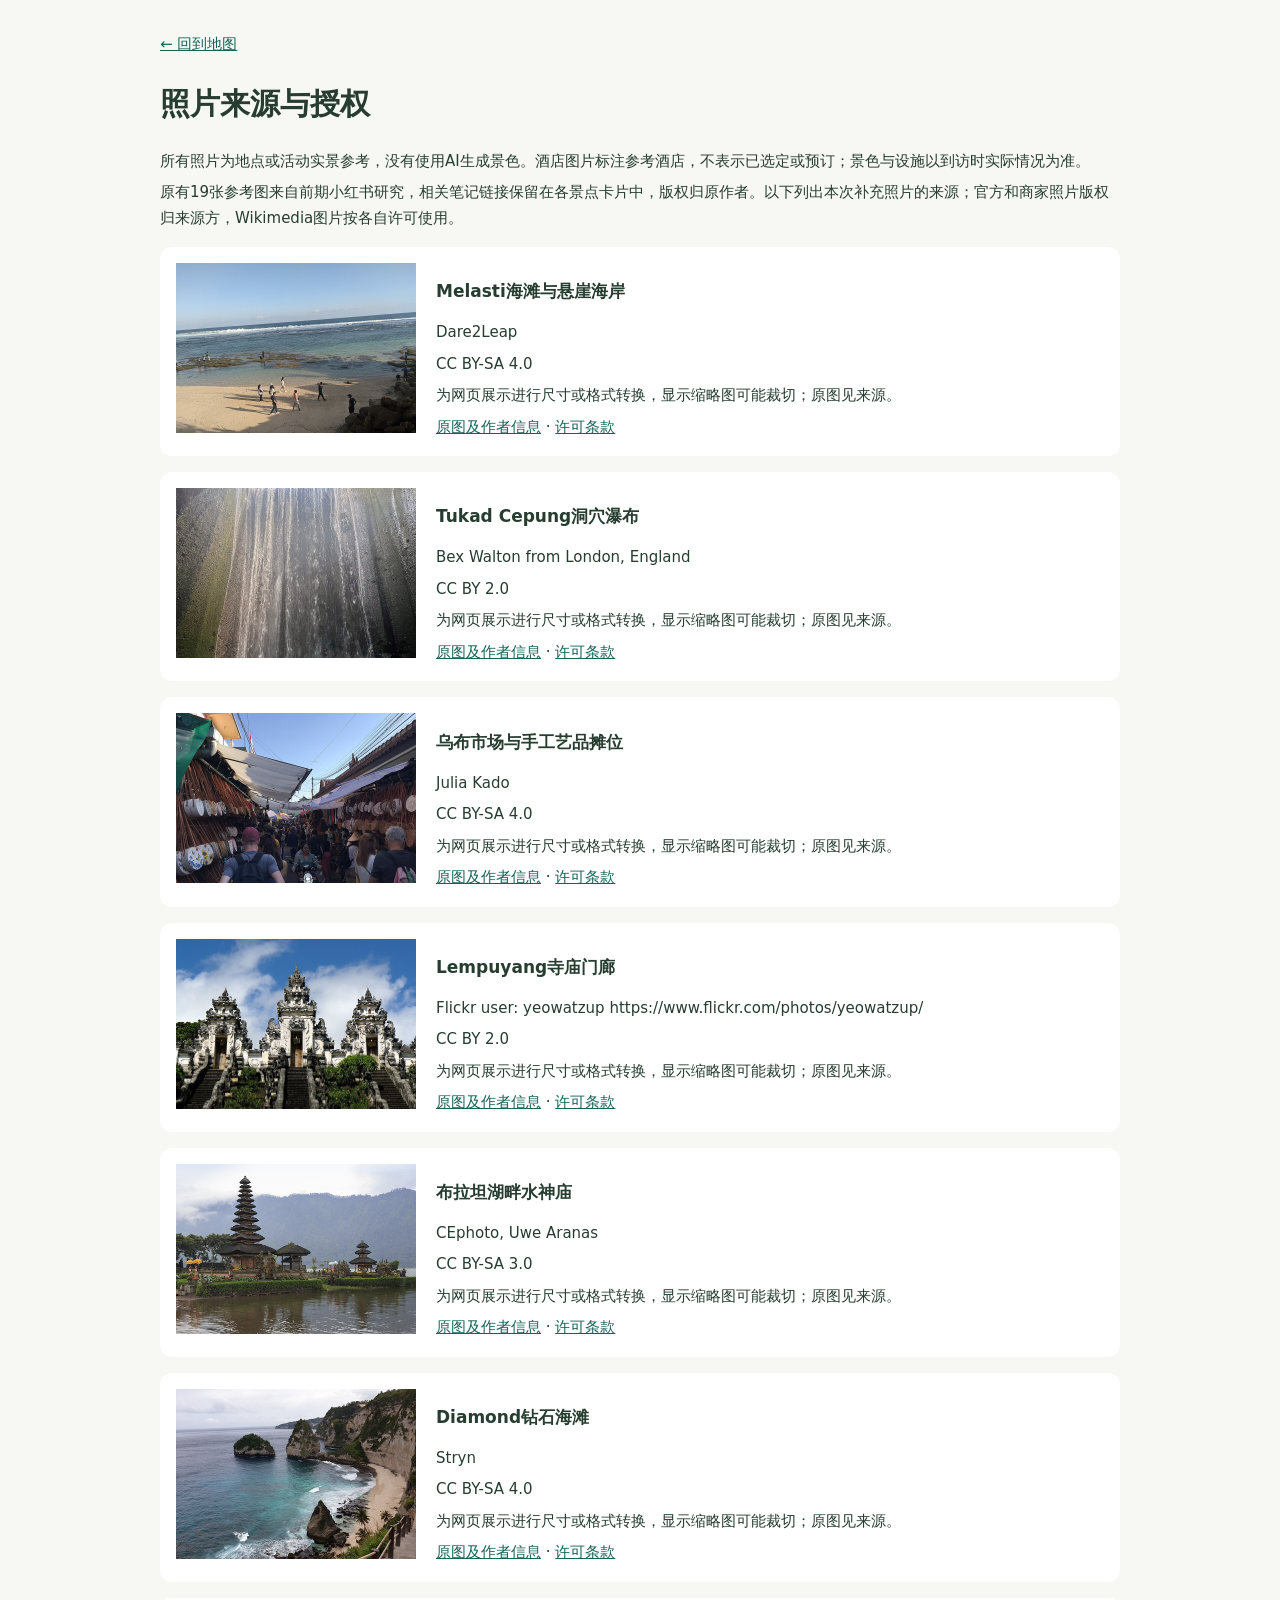
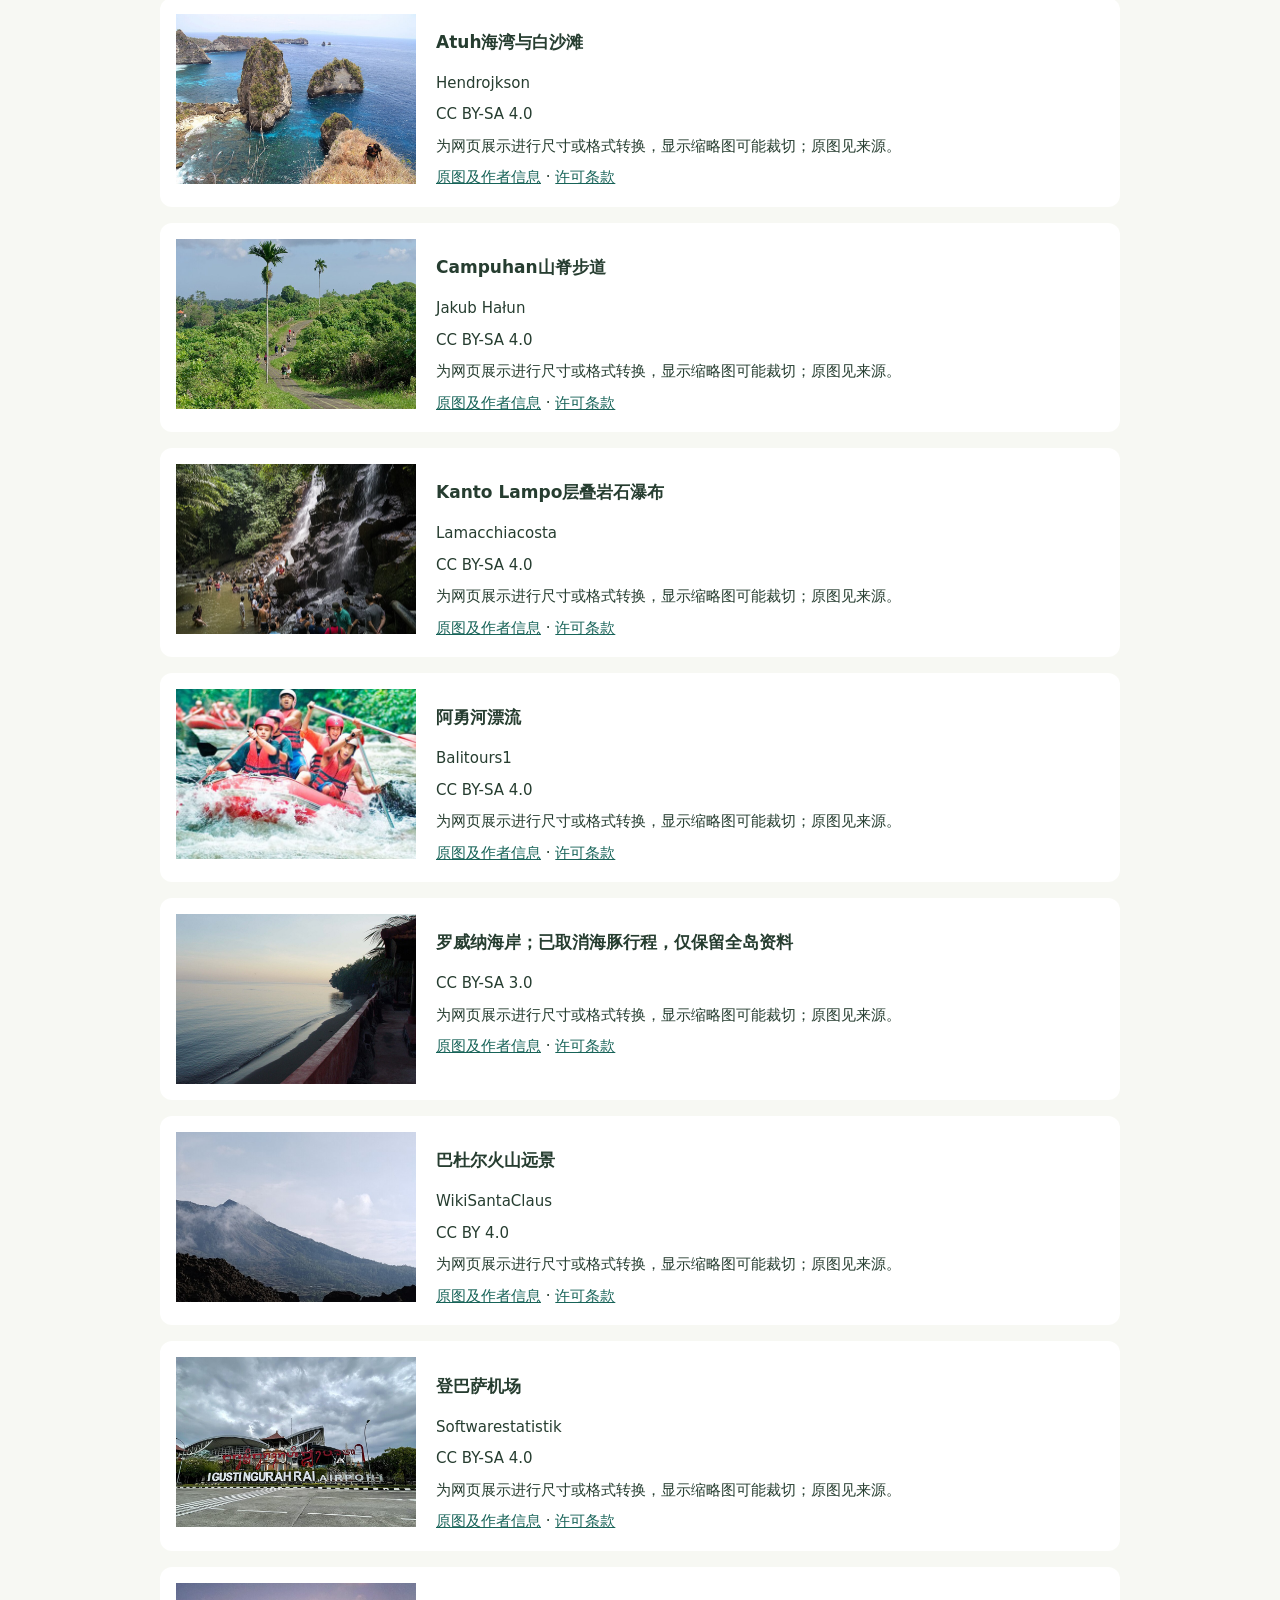
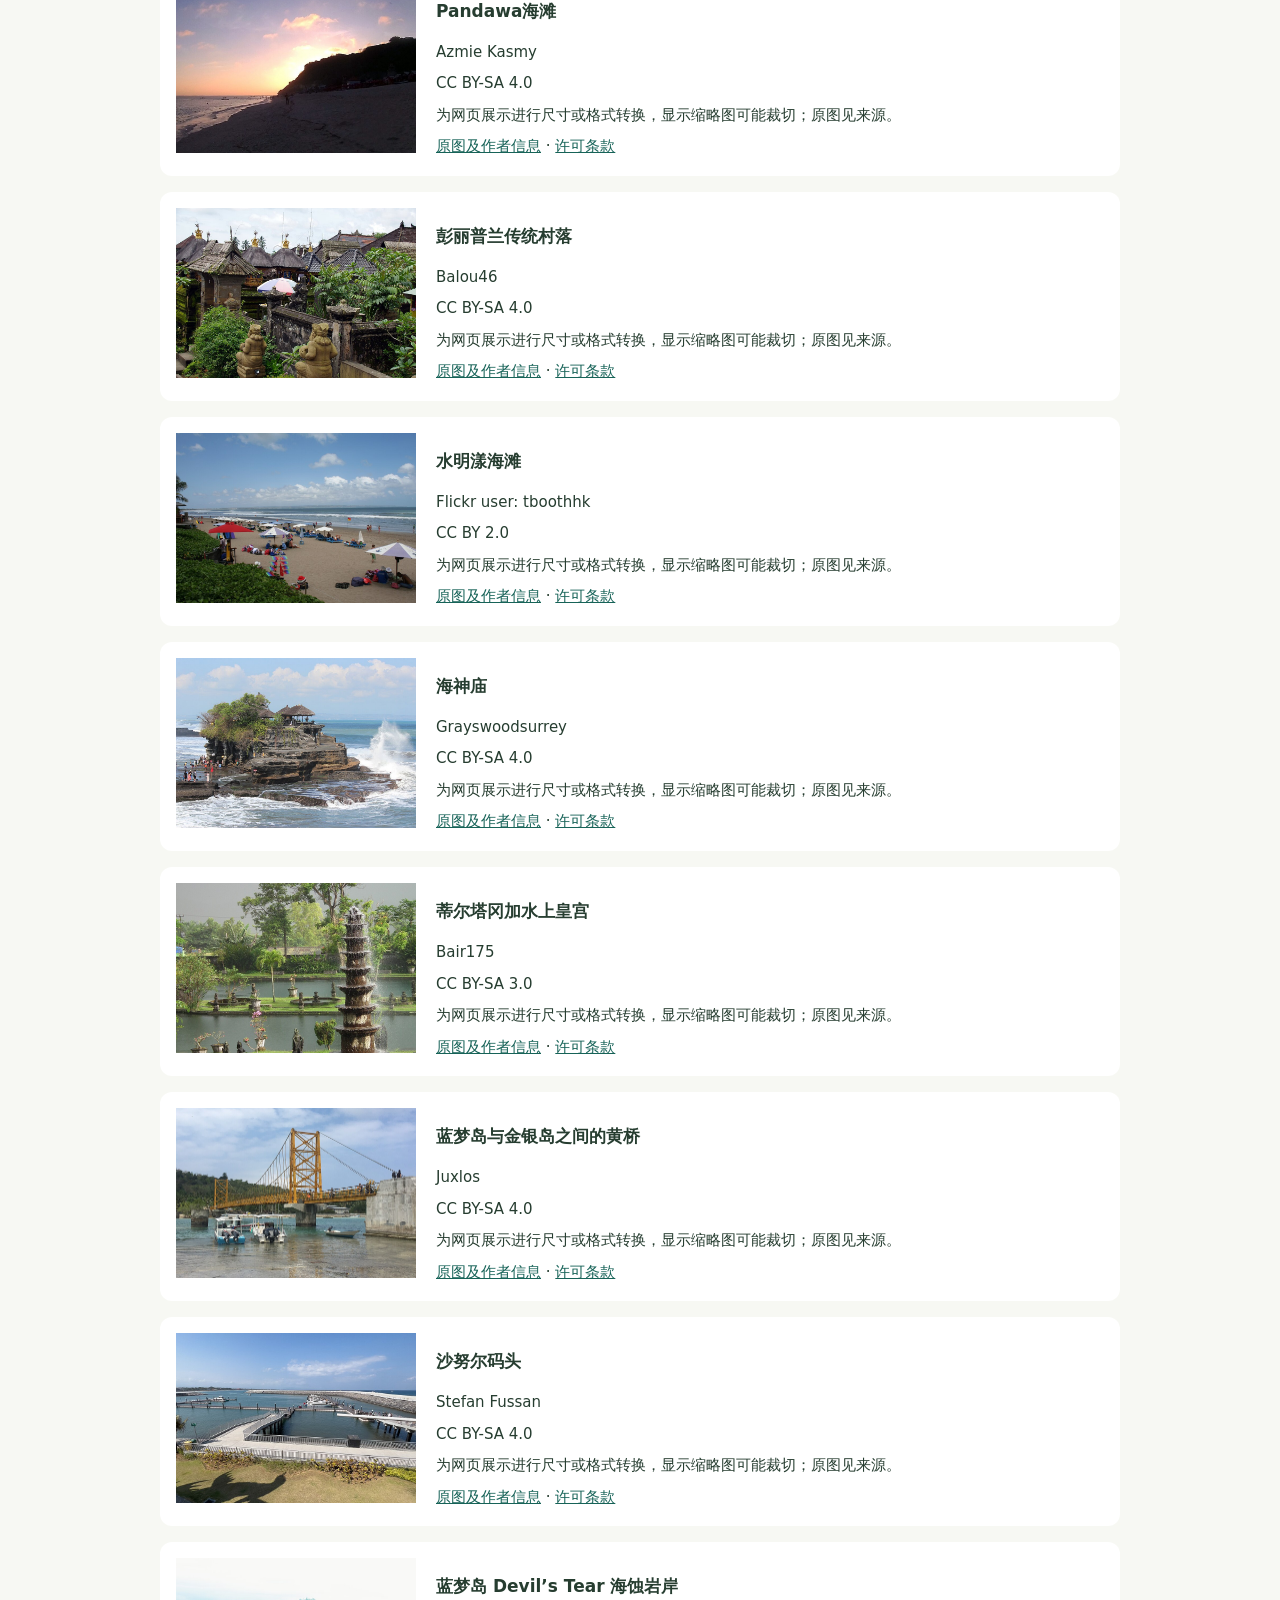
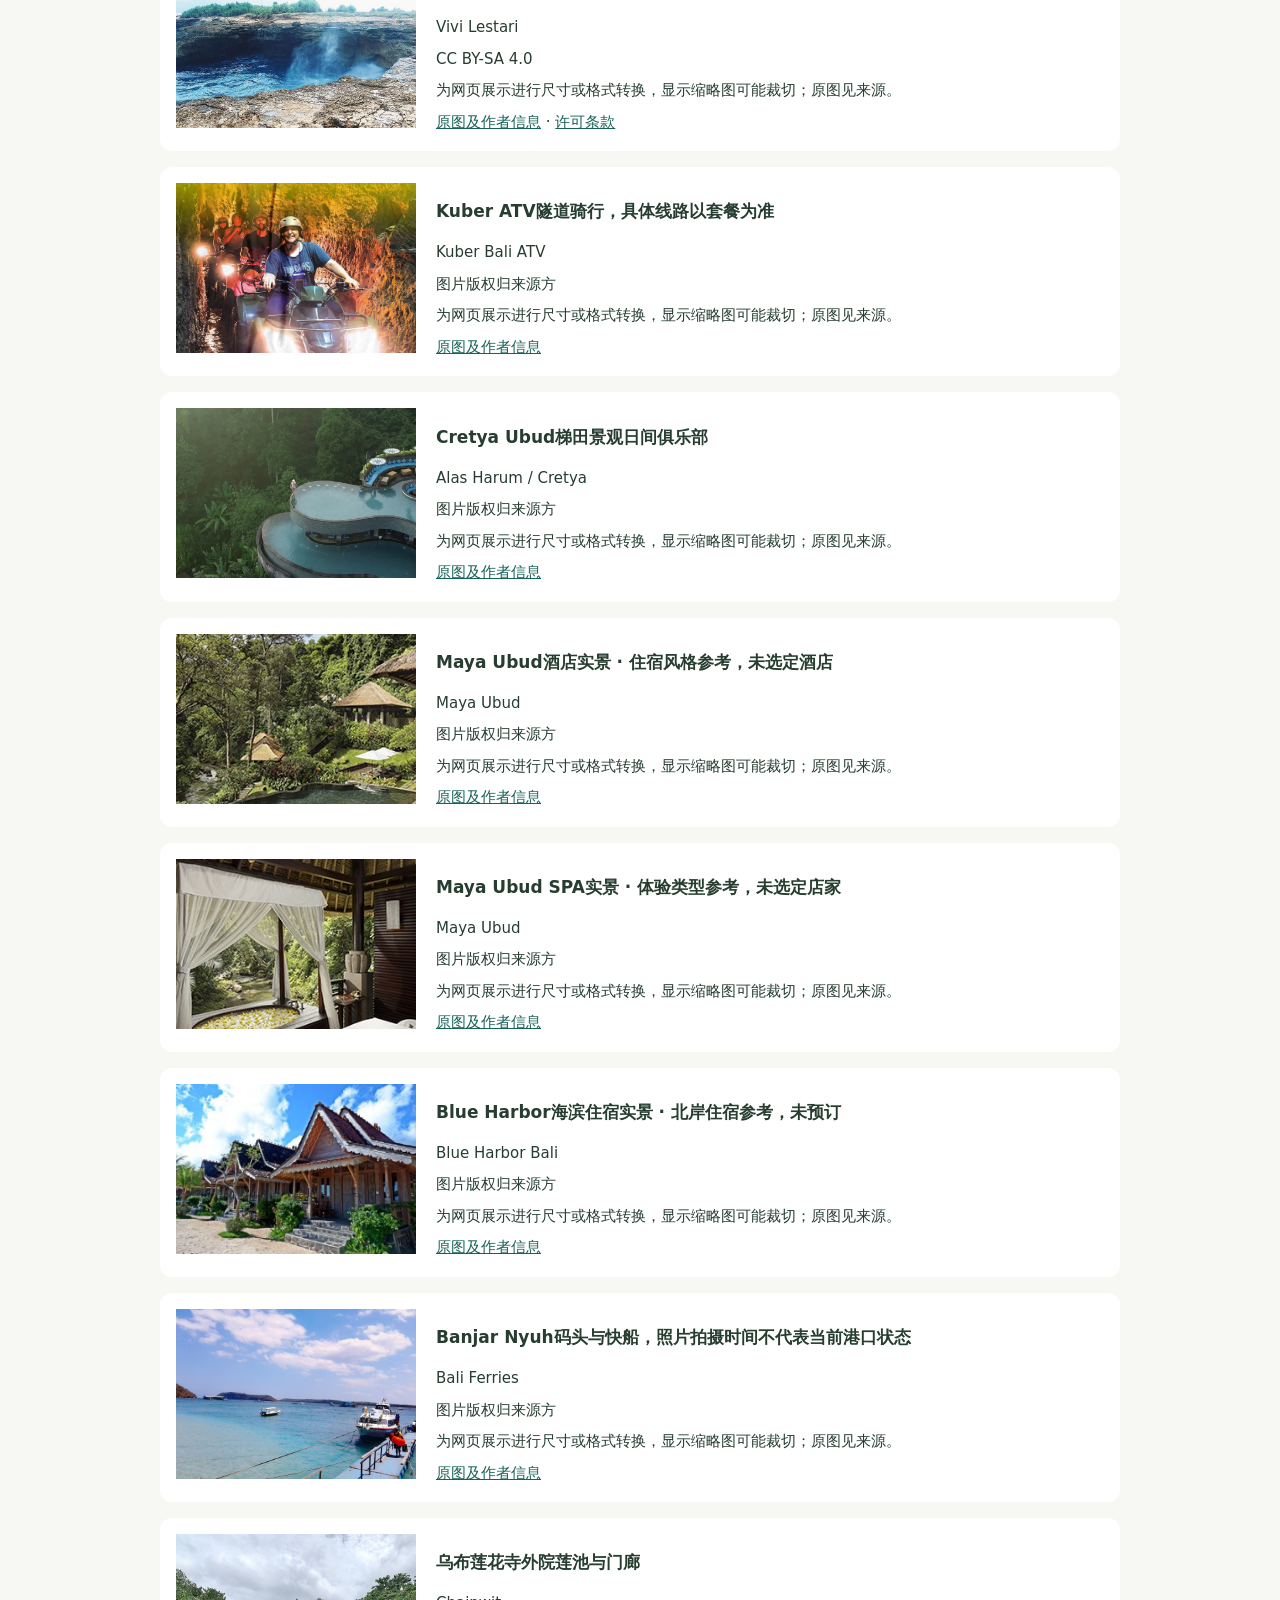
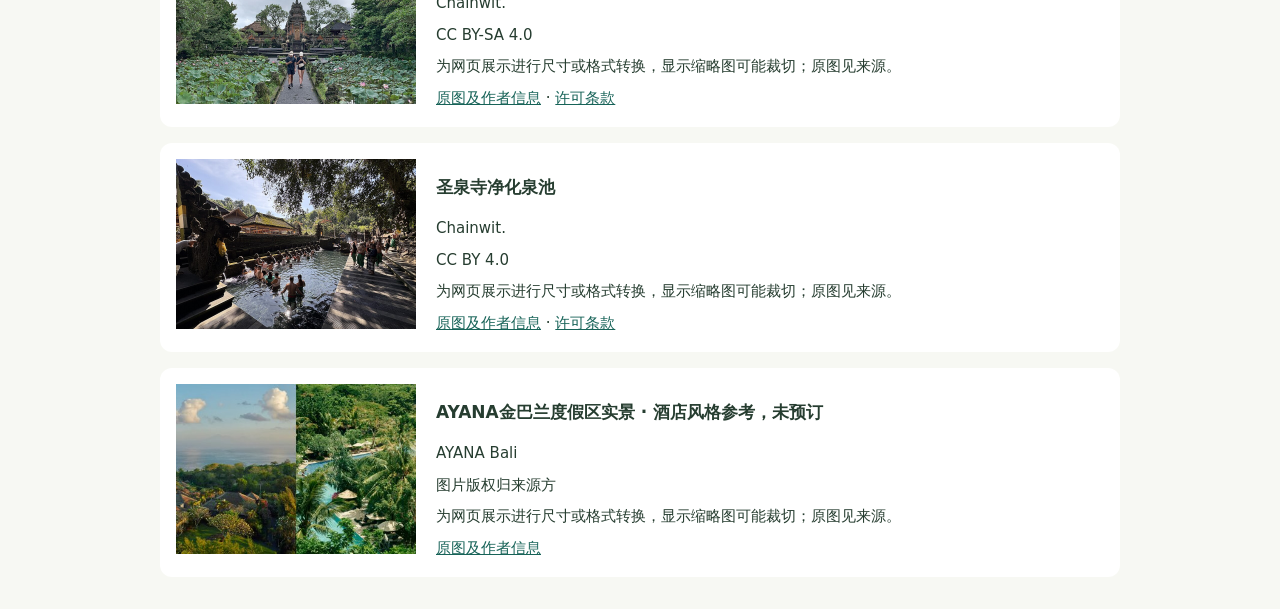
<file: photo-credits.html>
<!doctype html><html lang="zh-CN"><meta charset="utf-8"><meta name="viewport" content="width=device-width,initial-scale=1"><title>图片来源 · 巴厘岛行程</title><style>body{font:15px/1.7 system-ui;background:#f7f8f3;color:#263d30;max-width:960px;margin:32px auto;padding:0 20px}article{display:flex;gap:20px;background:white;padding:16px;margin:16px 0;border-radius:12px}img{width:240px;height:170px;object-fit:cover}h2{font-size:17px}a{color:#176358}p{margin:6px 0}@media(max-width:600px){article{display:block}img{width:100%;height:auto}}</style><body><a href="index.html">← 回到地图</a><h1>照片来源与授权</h1><p>所有照片为地点或活动实景参考，没有使用AI生成景色。酒店图片标注参考酒店，不表示已选定或预订；景色与设施以到访时实际情况为准。</p><p>原有19张参考图来自前期小红书研究，相关笔记链接保留在各景点卡片中，版权归原作者。以下列出本次补充照片的来源；官方和商家照片版权归来源方，Wikimedia图片按各自许可使用。</p><article><img loading="lazy" src="images/melasti.jpg" alt="Melasti海滩与悬崖海岸"><div><h2>Melasti海滩与悬崖海岸</h2><p>Dare2Leap</p><p>CC BY-SA 4.0</p><p>为网页展示进行尺寸或格式转换，显示缩略图可能裁切；原图见来源。</p><a href="https://commons.wikimedia.org/wiki/File:Melasti_Beach_coast.jpg">原图及作者信息</a> · <a href="https://creativecommons.org/licenses/by-sa/4.0">许可条款</a></div></article><article><img loading="lazy" src="images/tukad-cepung.jpg" alt="Tukad Cepung洞穴瀑布"><div><h2>Tukad Cepung洞穴瀑布</h2><p>Bex Walton from London, England</p><p>CC BY 2.0</p><p>为网页展示进行尺寸或格式转换，显示缩略图可能裁切；原图见来源。</p><a href="https://commons.wikimedia.org/wiki/File:Tukad_Cepung_Waterfall_(52462237566).jpg">原图及作者信息</a> · <a href="https://creativecommons.org/licenses/by/2.0">许可条款</a></div></article><article><img loading="lazy" src="images/ubud-market.jpg" alt="乌布市场与手工艺品摊位"><div><h2>乌布市场与手工艺品摊位</h2><p>Julia Kado</p><p>CC BY-SA 4.0</p><p>为网页展示进行尺寸或格式转换，显示缩略图可能裁切；原图见来源。</p><a href="https://commons.wikimedia.org/wiki/File:Ubud_Market_in_Bali.jpg">原图及作者信息</a> · <a href="https://creativecommons.org/licenses/by-sa/4.0">许可条款</a></div></article><article><img loading="lazy" src="images/lempuyang.jpg" alt="Lempuyang寺庙门廊"><div><h2>Lempuyang寺庙门廊</h2><p>Flickr user: yeowatzup  https://www.flickr.com/photos/yeowatzup/</p><p>CC BY 2.0</p><p>为网页展示进行尺寸或格式转换，显示缩略图可能裁切；原图见来源。</p><a href="https://commons.wikimedia.org/wiki/File:Bali_Pura_Lempuyang_Luhur.jpg">原图及作者信息</a> · <a href="https://creativecommons.org/licenses/by/2.0">许可条款</a></div></article><article><img loading="lazy" src="images/ulun-danu.jpg" alt="布拉坦湖畔水神庙"><div><h2>布拉坦湖畔水神庙</h2><p>CEphoto, Uwe Aranas</p><p>CC BY-SA 3.0</p><p>为网页展示进行尺寸或格式转换，显示缩略图可能裁切；原图见来源。</p><a href="https://commons.wikimedia.org/wiki/File:Brantan_Bali_Pura-Ulun-Danu-Bratan-01.jpg">原图及作者信息</a> · <a href="https://creativecommons.org/licenses/by-sa/3.0">许可条款</a></div></article><article><img loading="lazy" src="images/diamond.jpg" alt="Diamond钻石海滩"><div><h2>Diamond钻石海滩</h2><p>Stryn</p><p>CC BY-SA 4.0</p><p>为网页展示进行尺寸或格式转换，显示缩略图可能裁切；原图见来源。</p><a href="https://commons.wikimedia.org/wiki/File:Diamond_Beach_in_Nusa_Penida,_Bali.jpg">原图及作者信息</a> · <a href="https://creativecommons.org/licenses/by-sa/4.0">许可条款</a></div></article><article><img loading="lazy" src="images/atuh.jpg" alt="Atuh海湾与白沙滩"><div><h2>Atuh海湾与白沙滩</h2><p>Hendrojkson</p><p>CC BY-SA 4.0</p><p>为网页展示进行尺寸或格式转换，显示缩略图可能裁切；原图见来源。</p><a href="https://commons.wikimedia.org/wiki/File:Atuh_Beach,_Nusa_Penida_Bali.jpg">原图及作者信息</a> · <a href="https://creativecommons.org/licenses/by-sa/4.0">许可条款</a></div></article><article><img loading="lazy" src="images/campuhan.jpg" alt="Campuhan山脊步道"><div><h2>Campuhan山脊步道</h2><p>Jakub Hałun</p><p>CC BY-SA 4.0</p><p>为网页展示进行尺寸或格式转换，显示缩略图可能裁切；原图见来源。</p><a href="https://commons.wikimedia.org/wiki/File:Campuhan_Ridge_Walk,_Ubud,_Bali,_20220822_1422_0140.jpg">原图及作者信息</a> · <a href="https://creativecommons.org/licenses/by-sa/4.0">许可条款</a></div></article><article><img loading="lazy" src="images/kanto-lampo.jpg" alt="Kanto Lampo层叠岩石瀑布"><div><h2>Kanto Lampo层叠岩石瀑布</h2><p>Lamacchiacosta</p><p>CC BY-SA 4.0</p><p>为网页展示进行尺寸或格式转换，显示缩略图可能裁切；原图见来源。</p><a href="https://commons.wikimedia.org/wiki/File:Kanto_lampo.jpg">原图及作者信息</a> · <a href="https://creativecommons.org/licenses/by-sa/4.0">许可条款</a></div></article><article><img loading="lazy" src="images/rafting.jpg" alt="阿勇河漂流"><div><h2>阿勇河漂流</h2><p>Balitours1</p><p>CC BY-SA 4.0</p><p>为网页展示进行尺寸或格式转换，显示缩略图可能裁切；原图见来源。</p><a href="https://commons.wikimedia.org/wiki/File:Ayung_River_Rafting.jpg">原图及作者信息</a> · <a href="https://creativecommons.org/licenses/by-sa/4.0">许可条款</a></div></article><article><img loading="lazy" src="images/lovina.jpg" alt="罗威纳海岸；已取消海豚行程，仅保留全岛资料"><div><h2>罗威纳海岸；已取消海豚行程，仅保留全岛资料</h2><p></p><p>CC BY-SA 3.0</p><p>为网页展示进行尺寸或格式转换，显示缩略图可能裁切；原图见来源。</p><a href="https://commons.wikimedia.org/wiki/File:Morning_of_Lovina_Beach_200507-6.jpg">原图及作者信息</a> · <a href="http://creativecommons.org/licenses/by-sa/3.0/">许可条款</a></div></article><article><img loading="lazy" src="images/batur.jpg" alt="巴杜尔火山远景"><div><h2>巴杜尔火山远景</h2><p>WikiSantaClaus</p><p>CC BY 4.0</p><p>为网页展示进行尺寸或格式转换，显示缩略图可能裁切；原图见来源。</p><a href="https://commons.wikimedia.org/wiki/File:View_Of_Mt.Batur_on_April_8th_2026.jpg">原图及作者信息</a> · <a href="https://creativecommons.org/licenses/by/4.0">许可条款</a></div></article><article><img loading="lazy" src="images/airport.jpg" alt="登巴萨机场"><div><h2>登巴萨机场</h2><p>Softwarestatistik</p><p>CC BY-SA 4.0</p><p>为网页展示进行尺寸或格式转换，显示缩略图可能裁切；原图见来源。</p><a href="https://commons.wikimedia.org/wiki/File:Ngurah_Rai_Internasional_Airport_Welcome_Sign.jpg">原图及作者信息</a> · <a href="https://creativecommons.org/licenses/by-sa/4.0">许可条款</a></div></article><article><img loading="lazy" src="images/pandawa.jpg" alt="Pandawa海滩"><div><h2>Pandawa海滩</h2><p>Azmie Kasmy</p><p>CC BY-SA 4.0</p><p>为网页展示进行尺寸或格式转换，显示缩略图可能裁切；原图见来源。</p><a href="https://commons.wikimedia.org/wiki/File:Sunset_At_Pandawa_Beach.jpg">原图及作者信息</a> · <a href="https://creativecommons.org/licenses/by-sa/4.0">许可条款</a></div></article><article><img loading="lazy" src="images/penglipuran.jpg" alt="彭丽普兰传统村落"><div><h2>彭丽普兰传统村落</h2><p>Balou46</p><p>CC BY-SA 4.0</p><p>为网页展示进行尺寸或格式转换，显示缩略图可能裁切；原图见来源。</p><a href="https://commons.wikimedia.org/wiki/File:ID-bali-penglipuran-2.jpg">原图及作者信息</a> · <a href="https://creativecommons.org/licenses/by-sa/4.0">许可条款</a></div></article><article><img loading="lazy" src="images/seminyak.jpg" alt="水明漾海滩"><div><h2>水明漾海滩</h2><p>Flickr user: tboothhk</p><p>CC BY 2.0</p><p>为网页展示进行尺寸或格式转换，显示缩略图可能裁切；原图见来源。</p><a href="https://commons.wikimedia.org/wiki/File:Seminyak,_Bali.jpg">原图及作者信息</a> · <a href="https://creativecommons.org/licenses/by/2.0">许可条款</a></div></article><article><img loading="lazy" src="images/tanah-lot.jpg" alt="海神庙"><div><h2>海神庙</h2><p>Grayswoodsurrey</p><p>CC BY-SA 4.0</p><p>为网页展示进行尺寸或格式转换，显示缩略图可能裁切；原图见来源。</p><a href="https://commons.wikimedia.org/wiki/File:TanahLot_2014.JPG">原图及作者信息</a> · <a href="https://creativecommons.org/licenses/by-sa/4.0">许可条款</a></div></article><article><img loading="lazy" src="images/tirta-gangga.jpg" alt="蒂尔塔冈加水上皇宫"><div><h2>蒂尔塔冈加水上皇宫</h2><p>Bair175</p><p>CC BY-SA 3.0</p><p>为网页展示进行尺寸或格式转换，显示缩略图可能裁切；原图见来源。</p><a href="https://commons.wikimedia.org/wiki/File:Tirta_Gangga_water_palace,_Bali,_Indonesia.JPG">原图及作者信息</a> · <a href="https://creativecommons.org/licenses/by-sa/3.0">许可条款</a></div></article><article><img loading="lazy" src="images/yellow-bridge.jpg" alt="蓝梦岛与金银岛之间的黄桥"><div><h2>蓝梦岛与金银岛之间的黄桥</h2><p>Juxlos</p><p>CC BY-SA 4.0</p><p>为网页展示进行尺寸或格式转换，显示缩略图可能裁切；原图见来源。</p><a href="https://commons.wikimedia.org/wiki/File:Nusa_Lembongan_Nusa_Ceningan_bridge.jpg">原图及作者信息</a> · <a href="https://creativecommons.org/licenses/by-sa/4.0">许可条款</a></div></article><article><img loading="lazy" src="images/sanur-port.jpg" alt="沙努尔码头"><div><h2>沙努尔码头</h2><p>Stefan Fussan</p><p>CC BY-SA 4.0</p><p>为网页展示进行尺寸或格式转换，显示缩略图可能裁切；原图见来源。</p><a href="https://commons.wikimedia.org/wiki/File:Sanur_Port_SF0001.jpg">原图及作者信息</a> · <a href="https://creativecommons.org/licenses/by-sa/4.0">许可条款</a></div></article><article><img loading="lazy" src="images/devils-tears.jpg" alt="蓝梦岛 Devil’s Tear 海蚀岩岸"><div><h2>蓝梦岛 Devil’s Tear 海蚀岩岸</h2><p>Vivi Lestari</p><p>CC BY-SA 4.0</p><p>为网页展示进行尺寸或格式转换，显示缩略图可能裁切；原图见来源。</p><a href="https://commons.wikimedia.org/wiki/File:The_Devil%27s_Tear.jpg">原图及作者信息</a> · <a href="https://creativecommons.org/licenses/by-sa/4.0">许可条款</a></div></article><article><img loading="lazy" src="images/kuber.jpg" alt="Kuber ATV隧道骑行，具体线路以套餐为准"><div><h2>Kuber ATV隧道骑行，具体线路以套餐为准</h2><p>Kuber Bali ATV</p><p>图片版权归来源方</p><p>为网页展示进行尺寸或格式转换，显示缩略图可能裁切；原图见来源。</p><a href="https://kuberbaliatv.com/">原图及作者信息</a></div></article><article><img loading="lazy" src="images/cretya.webp" alt="Cretya Ubud梯田景观日间俱乐部"><div><h2>Cretya Ubud梯田景观日间俱乐部</h2><p>Alas Harum / Cretya</p><p>图片版权归来源方</p><p>为网页展示进行尺寸或格式转换，显示缩略图可能裁切；原图见来源。</p><a href="https://alasharum.com/en">原图及作者信息</a></div></article><article><img loading="lazy" src="images/ubud-hotel.jpg" alt="Maya Ubud酒店实景 · 住宿风格参考，未选定酒店"><div><h2>Maya Ubud酒店实景 · 住宿风格参考，未选定酒店</h2><p>Maya Ubud</p><p>图片版权归来源方</p><p>为网页展示进行尺寸或格式转换，显示缩略图可能裁切；原图见来源。</p><a href="https://mayaresorts.com/ubud">原图及作者信息</a></div></article><article><img loading="lazy" src="images/ubud-spa.jpg" alt="Maya Ubud SPA实景 · 体验类型参考，未选定店家"><div><h2>Maya Ubud SPA实景 · 体验类型参考，未选定店家</h2><p>Maya Ubud</p><p>图片版权归来源方</p><p>为网页展示进行尺寸或格式转换，显示缩略图可能裁切；原图见来源。</p><a href="https://mayaresorts.com/ubud">原图及作者信息</a></div></article><article><img loading="lazy" src="images/penida-hotel.jpg" alt="Blue Harbor海滨住宿实景 · 北岸住宿参考，未预订"><div><h2>Blue Harbor海滨住宿实景 · 北岸住宿参考，未预订</h2><p>Blue Harbor Bali</p><p>图片版权归来源方</p><p>为网页展示进行尺寸或格式转换，显示缩略图可能裁切；原图见来源。</p><a href="https://blueharborbali.com/">原图及作者信息</a></div></article><article><img loading="lazy" src="images/penida-port.jpg" alt="Banjar Nyuh码头与快船，照片拍摄时间不代表当前港口状态"><div><h2>Banjar Nyuh码头与快船，照片拍摄时间不代表当前港口状态</h2><p>Bali Ferries</p><p>图片版权归来源方</p><p>为网页展示进行尺寸或格式转换，显示缩略图可能裁切；原图见来源。</p><a href="https://www.baliferries.com/banjar-nyuh">原图及作者信息</a></div></article><article><img loading="lazy" src="images/waterpalace-detail.jpg" alt="乌布莲花寺外院莲池与门廊"><div><h2>乌布莲花寺外院莲池与门廊</h2><p>Chainwit.</p><p>CC BY-SA 4.0</p><p>为网页展示进行尺寸或格式转换，显示缩略图可能裁切；原图见来源。</p><a href="https://commons.wikimedia.org/wiki/File:Pura_Taman_Saraswati_(2022)_01.jpg">原图及作者信息</a> · <a href="https://creativecommons.org/licenses/by-sa/4.0">许可条款</a></div></article><article><img loading="lazy" src="images/tirta-pools.jpg" alt="圣泉寺净化泉池"><div><h2>圣泉寺净化泉池</h2><p>Chainwit.</p><p>CC BY 4.0</p><p>为网页展示进行尺寸或格式转换，显示缩略图可能裁切；原图见来源。</p><a href="https://commons.wikimedia.org/wiki/File:Bali_-_bathing_(Melukat)_at_Pura_Tirta_Empul_(2025)_-_img_07.jpg">原图及作者信息</a> · <a href="https://creativecommons.org/licenses/by/4.0">许可条款</a></div></article><article><img loading="lazy" src="images/jimbaran-resort.jpg" alt="AYANA金巴兰度假区实景 · 酒店风格参考，未预订"><div><h2>AYANA金巴兰度假区实景 · 酒店风格参考，未预订</h2><p>AYANA Bali</p><p>图片版权归来源方</p><p>为网页展示进行尺寸或格式转换，显示缩略图可能裁切；原图见来源。</p><a href="https://www.ayana.com/bali/">原图及作者信息</a></div></article></body></html>
</file>
